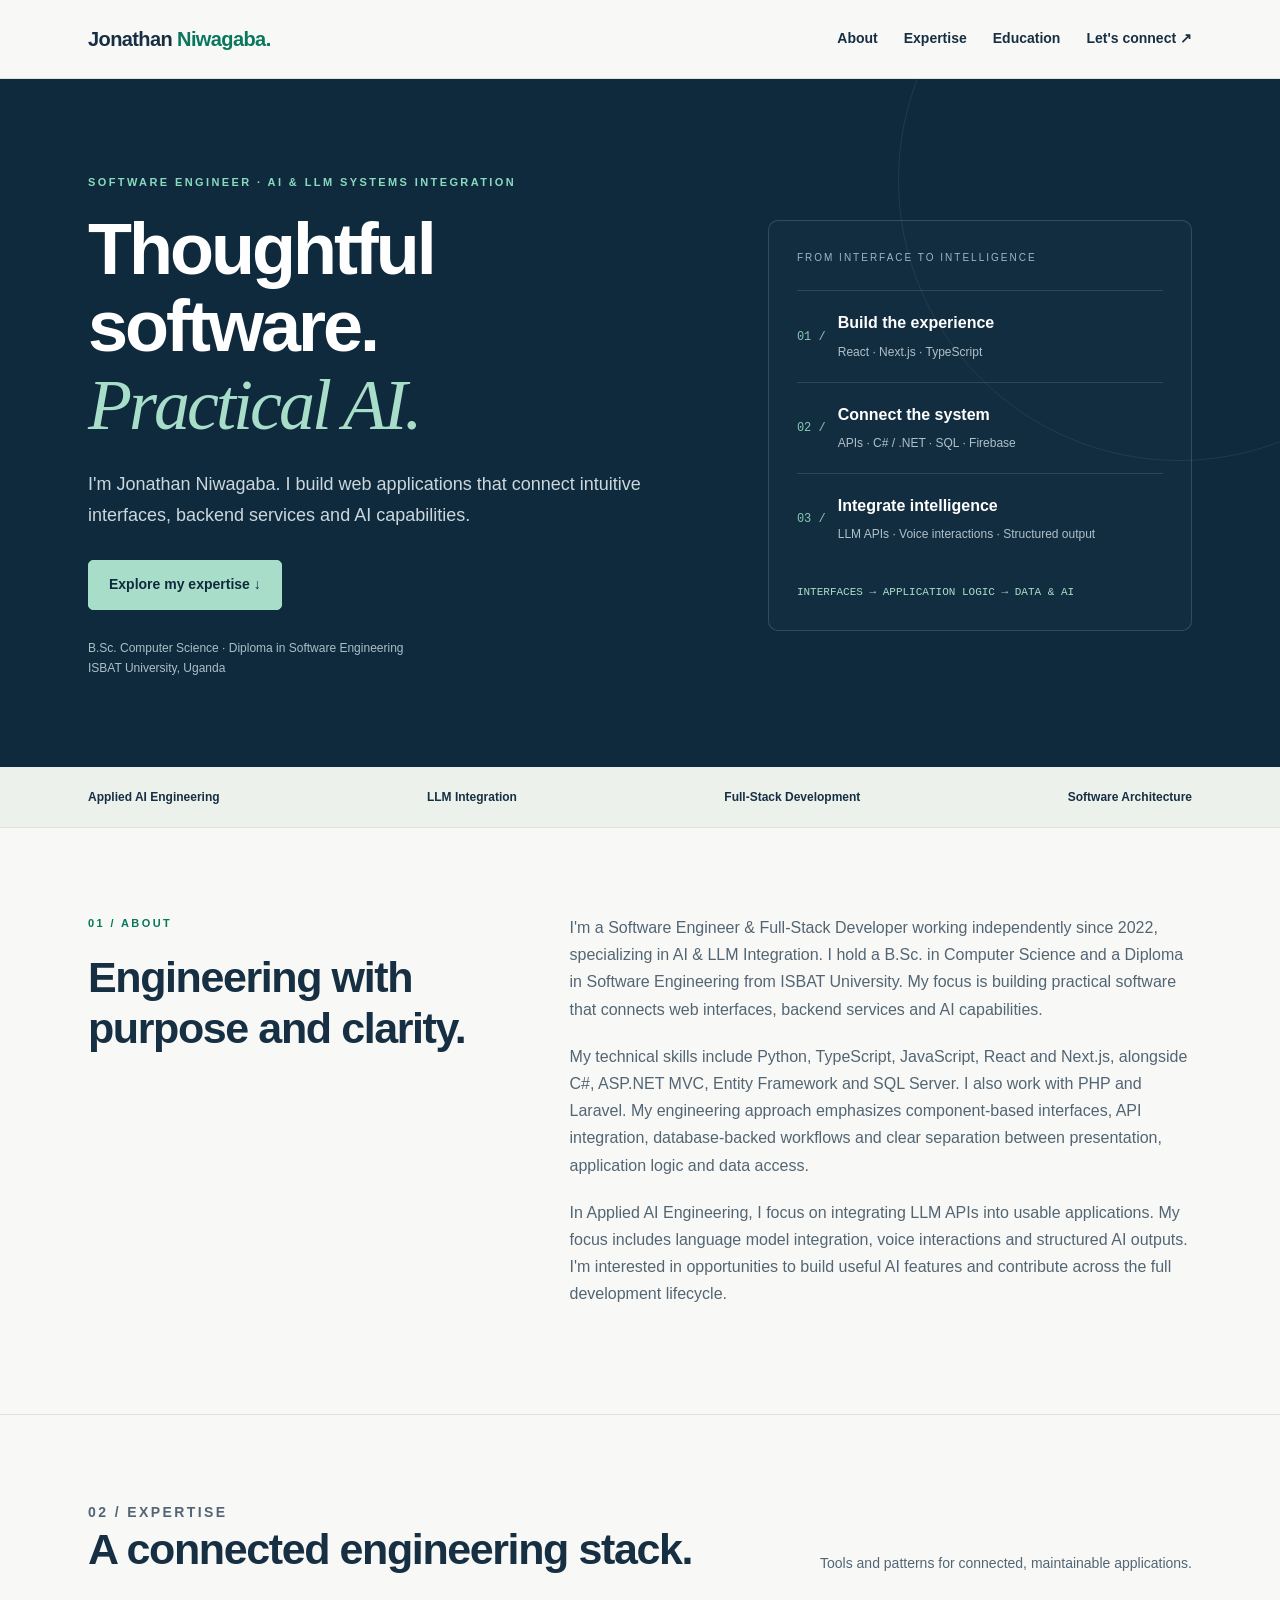
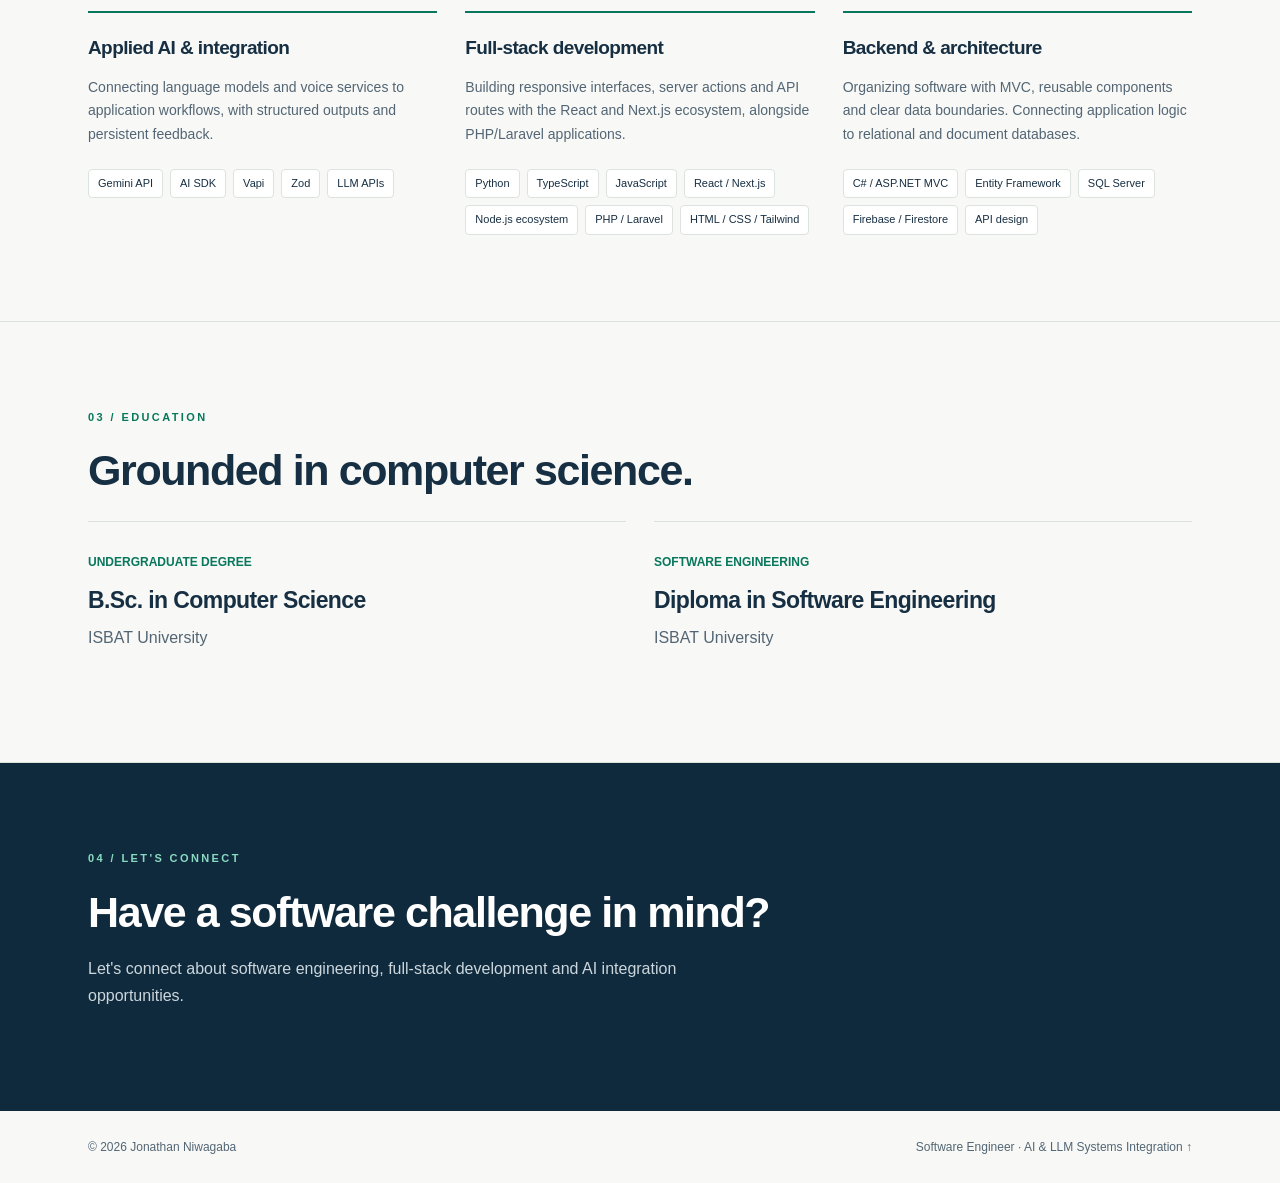
<file: index.html>
<!doctype html>
<html lang="en">
<head>
<meta charset="utf-8"><meta name="viewport" content="width=device-width, initial-scale=1">
<title>Jonathan Niwagaba | Software Engineer & AI Integration</title>
<meta name="description" content="Jonathan Niwagaba — Software Engineer specializing in AI integration, LLM applications and full-stack development. B.Sc. Computer Science and Diploma in Software Engineering, ISBAT University.">
<meta property="og:title" content="Jonathan Niwagaba | Software Engineer & AI Integration"><meta property="og:description" content="Building web applications that connect intuitive interfaces, backend services and AI capabilities."><meta property="og:type" content="website"><meta property="og:url" content="https://jonathanniwagaba.com/"><meta name="twitter:card" content="summary"><link rel="canonical" href="https://jonathanniwagaba.com/">
<style>
:root{--ink:#172f43;--muted:#536574;--paper:#f8f9f6;--green:#08775c;--line:#dce3df;--white:#fff}*{box-sizing:border-box}html{scroll-behavior:smooth;scroll-padding-top:88px}body{margin:0;background:var(--paper);color:var(--ink);font:16px/1.7 -apple-system,BlinkMacSystemFont,"Segoe UI",sans-serif}a{color:inherit}a:focus-visible,summary:focus-visible{outline:3px solid #e2ac50;outline-offset:5px}.wrap{max-width:1160px;margin:auto;padding:0 28px}.skip{position:absolute;left:20px;top:-80px;background:white;padding:10px;z-index:10}.skip:focus{top:10px}header{background:#f8f9f6f5;border-bottom:1px solid var(--line);position:sticky;top:0;z-index:5;backdrop-filter:blur(12px)}nav{display:flex;align-items:center;justify-content:space-between;gap:20px;min-height:78px}.brand{text-decoration:none;font-weight:750;letter-spacing:-.6px;font-size:20px}.brand span{color:var(--green)}.links{display:flex;gap:26px;align-items:center}.links a{text-decoration:none;font-size:14px;font-weight:600}.links a:hover{color:var(--green)}.hero{background:#102a3d;color:white;padding:94px 0 88px;position:relative;overflow:hidden}.hero:after{content:"";position:absolute;width:560px;height:560px;border:1px solid #ffffff12;border-radius:50%;right:-180px;top:-180px;pointer-events:none}.hero-grid{display:grid;grid-template-columns:1.45fr 1fr;gap:65px;align-items:center}.eyebrow{text-transform:uppercase;letter-spacing:2.4px;font-size:11px;font-weight:750;color:var(--green);margin:0 0 19px}.hero .eyebrow{color:#89dac0}.hero h1{font-size:clamp(44px,5.8vw,72px);line-height:1.08;letter-spacing:-3px;margin:0 0 24px;font-weight:650}.hero h1 span{font-family:Georgia,serif;font-weight:400;font-style:italic;color:#a8dec9}.intro{font-size:18px;color:#cbd7dd;max-width:590px;margin-bottom:30px}.actions{display:flex;flex-wrap:wrap;gap:12px}.button{display:inline-flex;align-items:center;justify-content:center;padding:12px 20px;border:1px solid #ffffff40;border-radius:5px;text-decoration:none;font-size:14px;font-weight:650}.button.primary{background:#a8dec9;color:#102a3d;border-color:#a8dec9}.button:hover{transform:translateY(-2px)}.hero-note{font-size:12px;color:#aabfc9;margin:28px 0 0}.system{border:1px solid #ffffff25;padding:28px;border-radius:10px;background:#ffffff04;position:relative;z-index:1}.system-label{font-size:10px;letter-spacing:2px;color:#9bb7c3;margin:0 0 24px}.flow{display:flex;align-items:center;gap:12px;padding:18px 0;border-top:1px solid #ffffff20}.flow-num{font:12px monospace;color:#86c9b4}.flow strong{display:block;font-size:16px}.flow small{color:#afc0c9;font-size:12px}.system-bottom{margin-top:18px;color:#a8dec9;font:11px/1.8 monospace}.strip{border-bottom:1px solid var(--line);background:#edf1ec}.strip .wrap{display:flex;justify-content:space-between;gap:20px;padding-top:20px;padding-bottom:20px;font-size:12px;font-weight:650}.section{padding:86px 0}.section+.section{border-top:1px solid var(--line)}h2{font-size:clamp(30px,4vw,43px);letter-spacing:-1.4px;line-height:1.2;margin:0 0 24px;font-weight:650}h3{font-size:23px;line-height:1.3;letter-spacing:-.6px;margin:0 0 15px}.about-grid{display:grid;grid-template-columns:1fr 1.55fr;gap:80px}.copy p{margin:0 0 20px;color:var(--muted)}.section-head{display:flex;align-items:flex-end;justify-content:space-between;gap:30px;margin-bottom:35px}.section-head h2{margin:0}.section-head p{max-width:380px;color:var(--muted);font-size:14px;margin:0}.skills{display:grid;grid-template-columns:repeat(3,1fr);gap:28px}.skill{border-top:2px solid var(--green);padding-top:23px}.skill h3{font-size:19px}.skill p{font-size:14px;color:var(--muted)}.tags{display:flex;gap:7px;flex-wrap:wrap;margin-top:22px}.tag{font-size:11px;line-height:1.4;border:1px solid var(--line);border-radius:4px;padding:6px 9px;background:#fff}.projects{background:#eef2ee}.featured{background:white;border:1px solid var(--line);padding:40px;border-radius:9px;display:grid;grid-template-columns:1.3fr 1fr;gap:50px}.project-id{font:11px monospace;color:var(--green);margin:0 0 18px}.project p,.project li{color:var(--muted);font-size:14px}.project ul{padding-left:18px}.project li{margin:10px 0}.code-link{display:inline-block;font-size:13px;color:var(--green);font-weight:700;text-decoration:none;margin-top:20px;border-bottom:1px solid var(--green)}.architecture{background:#f3f6f2;padding:25px;border-radius:5px}.architecture h4{font-size:11px;letter-spacing:1.5px;text-transform:uppercase;margin:0 0 20px}.step{border-left:2px solid #9cb8a9;padding:0 0 20px 18px}.step:last-child{padding-bottom:0}.step strong{font-size:14px;display:block}.step span{font-size:12px;color:var(--muted)}.project-grid{display:grid;grid-template-columns:1fr 1fr;gap:22px;margin-top:22px}.project-card{background:white;padding:32px;border:1px solid var(--line);border-radius:9px}.education{display:grid;grid-template-columns:1fr 1fr;gap:28px}.degree{padding:25px 0;border-top:1px solid var(--line)}.degree span{font-size:12px;color:var(--green);font-weight:700}.degree h3{margin:12px 0 8px}.degree p{color:var(--muted);margin:0}.contact{background:#102a3d;color:white}.contact .wrap{display:flex;align-items:center;justify-content:space-between;gap:35px}.contact .eyebrow{color:#89dac0}.contact h2{margin-bottom:16px}.contact p{color:#cbd7dd;max-width:620px}.footer{padding:26px 0;font-size:12px;color:var(--muted)}.footer .wrap{display:flex;justify-content:space-between;gap:20px}.footer a{text-decoration:none}details.mobile{display:none}@media(max-width:800px){.hero-grid,.about-grid,.featured{grid-template-columns:1fr;gap:36px}.hero{padding:60px 0}.hero h1{letter-spacing:-2px}.system{max-width:550px}.skills{grid-template-columns:1fr}.section{padding:60px 0}.section-head{display:block}.section-head p{margin-top:20px}.project-grid{grid-template-columns:1fr}.featured{padding:28px}.links{display:none}details.mobile{display:block}details.mobile summary{cursor:pointer;font-size:14px}details.mobile[open] .mobile-links{position:absolute;left:0;right:0;top:78px;background:var(--paper);padding:20px 28px;display:grid;gap:15px;border-bottom:1px solid var(--line)}.mobile-links a{text-decoration:none}.strip .wrap{flex-wrap:wrap;justify-content:flex-start}.contact .wrap{display:block}.contact .button{margin-top:12px}}@media(max-width:480px){.wrap{padding:0 20px}.education{grid-template-columns:1fr;gap:5px}.hero h1{font-size:43px}.hero-note{max-width:280px}.featured,.project-card{padding:24px}.footer .wrap{flex-direction:column;gap:4px}}@media(prefers-reduced-motion:reduce){html{scroll-behavior:auto}.button:hover{transform:none}}
</style>
</head>
<body>
<a class="skip" href="#main">Skip to content</a>
<header><nav class="wrap" aria-label="Main navigation"><a class="brand" href="#home">Jonathan<span> Niwagaba.</span></a><div class="links"><a href="#about">About</a><a href="#skills">Expertise</a><a href="#education">Education</a><a href="#contact">Let's connect ↗</a></div><details class="mobile"><summary>Menu</summary><div class="mobile-links"><a href="#about">About</a><a href="#skills">Expertise</a><a href="#education">Education</a><a href="#contact">Contact</a></div></details></nav></header>
<main id="main">
<section class="hero" id="home"><div class="wrap hero-grid"><div><p class="eyebrow">Software Engineer · AI &amp; LLM Systems Integration</p><h1>Thoughtful software.<br><span>Practical AI.</span></h1><p class="intro">I'm Jonathan Niwagaba. I build web applications that connect intuitive interfaces, backend services and AI capabilities.</p><div class="actions"><a class="button primary" href="#skills">Explore my expertise ↓</a></div><p class="hero-note">B.Sc. Computer Science · Diploma in Software Engineering<br>ISBAT University, Uganda</p></div><aside class="system" aria-label="Engineering focus"><p class="system-label">FROM INTERFACE TO INTELLIGENCE</p><div class="flow"><span class="flow-num">01 /</span><div><strong>Build the experience</strong><small>React · Next.js · TypeScript</small></div></div><div class="flow"><span class="flow-num">02 /</span><div><strong>Connect the system</strong><small>APIs · C# / .NET · SQL · Firebase</small></div></div><div class="flow"><span class="flow-num">03 /</span><div><strong>Integrate intelligence</strong><small>LLM APIs · Voice interactions · Structured output</small></div></div><div class="system-bottom">INTERFACES → APPLICATION LOGIC → DATA & AI</div></aside></div></section>
<div class="strip"><div class="wrap"><span>Applied AI Engineering</span><span>LLM Integration</span><span>Full-Stack Development</span><span>Software Architecture</span></div></div>
<section class="section" id="about"><div class="wrap about-grid"><div><p class="eyebrow">01 / About</p><h2>Engineering with<br>purpose and clarity.</h2></div><div class="copy"><p>I'm a Software Engineer &amp; Full-Stack Developer working independently since 2022, specializing in AI &amp; LLM Integration. I hold a B.Sc. in Computer Science and a Diploma in Software Engineering from ISBAT University. My focus is building practical software that connects web interfaces, backend services and AI capabilities.</p><p>My technical skills include Python, TypeScript, JavaScript, React and Next.js, alongside C#, ASP.NET MVC, Entity Framework and SQL Server. I also work with PHP and Laravel. My engineering approach emphasizes component-based interfaces, API integration, database-backed workflows and clear separation between presentation, application logic and data access.</p><p>In Applied AI Engineering, I focus on integrating LLM APIs into usable applications. My focus includes language model integration, voice interactions and structured AI outputs. I'm interested in opportunities to build useful AI features and contribute across the full development lifecycle.</p></div></div></section>
<section class="section" id="skills"><div class="wrap"><div class="section-head"><div><p class="eyebrow">02 / Expertise</p><h2>A connected engineering stack.</h2></div><p>Tools and patterns for connected, maintainable applications.</p></div><div class="skills"><article class="skill"><h3>Applied AI & integration</h3><p>Connecting language models and voice services to application workflows, with structured outputs and persistent feedback.</p><div class="tags"><span class="tag">Gemini API</span><span class="tag">AI SDK</span><span class="tag">Vapi</span><span class="tag">Zod</span><span class="tag">LLM APIs</span></div></article><article class="skill"><h3>Full-stack development</h3><p>Building responsive interfaces, server actions and API routes with the React and Next.js ecosystem, alongside PHP/Laravel applications.</p><div class="tags"><span class="tag">Python</span><span class="tag">TypeScript</span><span class="tag">JavaScript</span><span class="tag">React / Next.js</span><span class="tag">Node.js ecosystem</span><span class="tag">PHP / Laravel</span><span class="tag">HTML / CSS / Tailwind</span></div></article><article class="skill"><h3>Backend & architecture</h3><p>Organizing software with MVC, reusable components and clear data boundaries. Connecting application logic to relational and document databases.</p><div class="tags"><span class="tag">C# / ASP.NET MVC</span><span class="tag">Entity Framework</span><span class="tag">SQL Server</span><span class="tag">Firebase / Firestore</span><span class="tag">API design</span></div></article></div></div></section>
<section class="section" id="education"><div class="wrap"><p class="eyebrow">03 / Education</p><h2>Grounded in computer science.</h2><div class="education"><article class="degree"><span>UNDERGRADUATE DEGREE</span><h3>B.Sc. in Computer Science</h3><p>ISBAT University</p></article><article class="degree"><span>SOFTWARE ENGINEERING</span><h3>Diploma in Software Engineering</h3><p>ISBAT University</p></article></div></div></section>
<section class="section contact" id="contact"><div class="wrap"><div><p class="eyebrow">04 / Let's connect</p><h2>Have a software challenge in mind?</h2><p>Let's connect about software engineering, full-stack development and AI integration opportunities.</p></div></div></section>
</main><footer class="footer"><div class="wrap"><span>© 2026 Jonathan Niwagaba</span><a href="#home">Software Engineer · AI &amp; LLM Systems Integration ↑</a></div></footer>
<script>document.querySelectorAll('.mobile-links a').forEach(function(link){link.addEventListener('click',function(){document.querySelector('details.mobile').open=false;});});</script>
</body></html>
</file>
